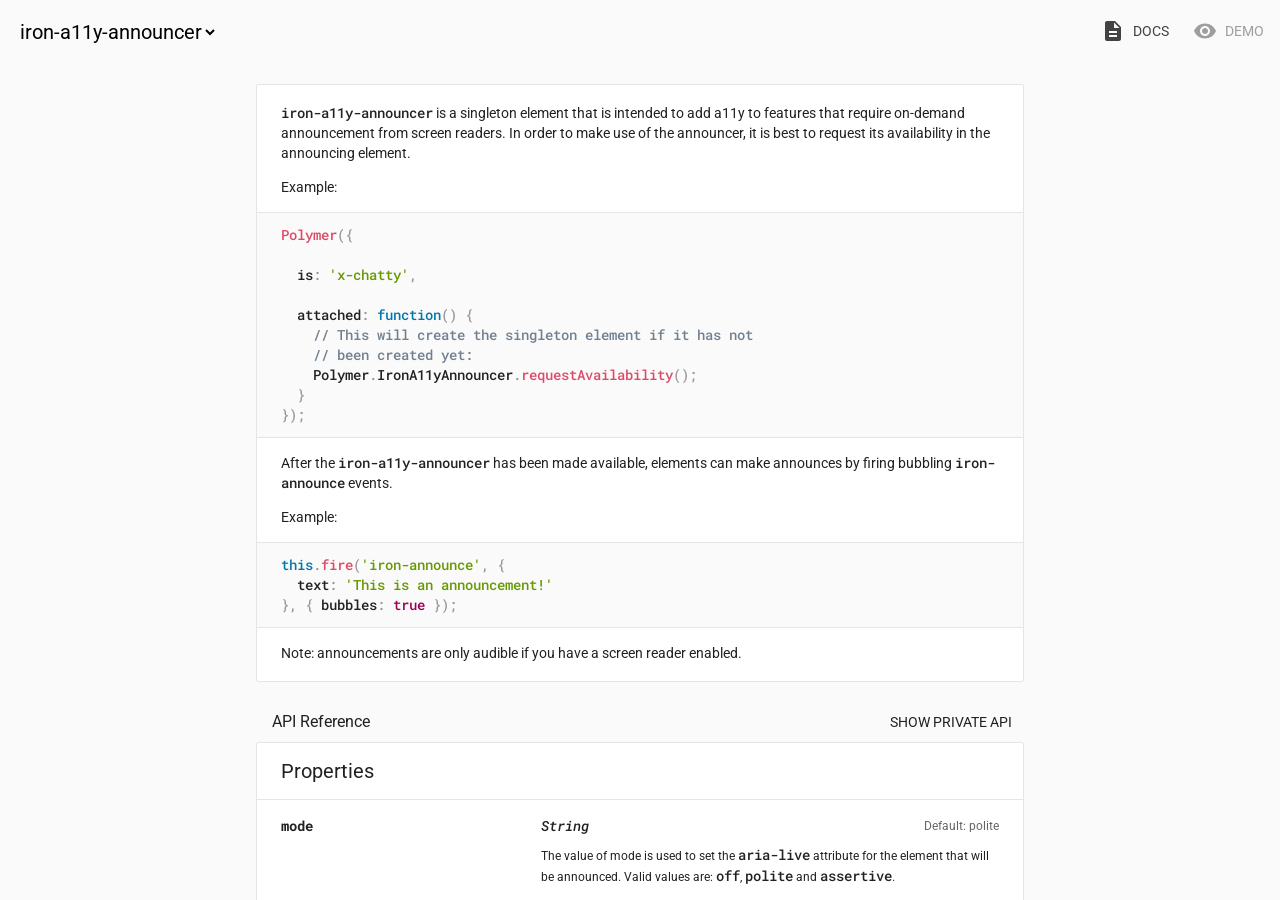
<file: skel/share/dface/bower_components/iron-a11y-announcer/index.html>
<!doctype html>
<!--
@license
Copyright (c) 2015 The Polymer Project Authors. All rights reserved.
This code may only be used under the BSD style license found at http://polymer.github.io/LICENSE.txt
The complete set of authors may be found at http://polymer.github.io/AUTHORS.txt
The complete set of contributors may be found at http://polymer.github.io/CONTRIBUTORS.txt
Code distributed by Google as part of the polymer project is also
subject to an additional IP rights grant found at http://polymer.github.io/PATENTS.txt
-->

<html>
<head>

  <title>iron-a11y-announcer</title>
  <meta charset="utf-8">
  <meta name="viewport" content="width=device-width, initial-scale=1.0">

  <script src="../webcomponentsjs/webcomponents-lite.js"></script>
  <link rel="import" href="../iron-component-page/iron-component-page.html">

</head>
<body>

  <iron-component-page></iron-component-page>

</body>
</html>
</file>
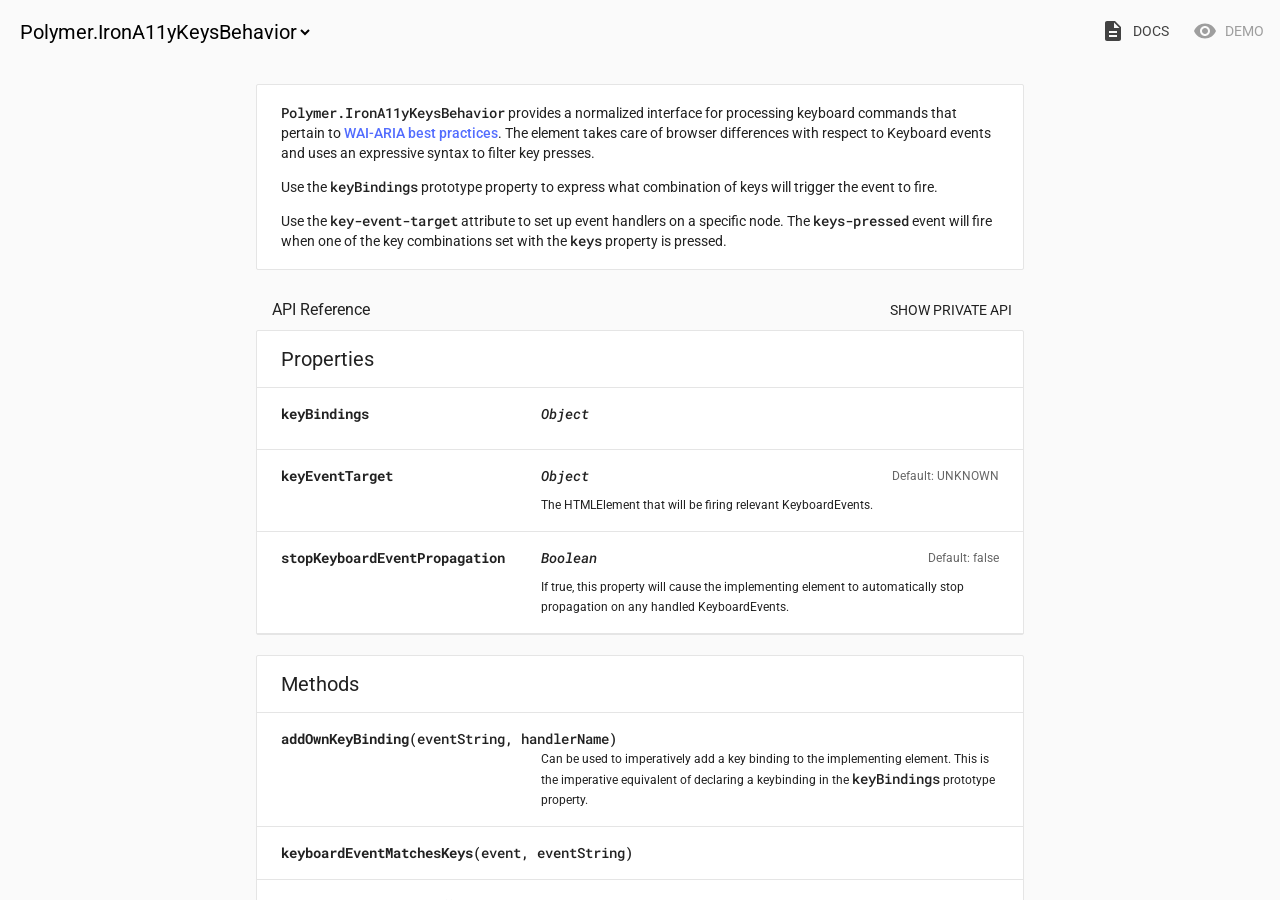
<file: skel/share/dface/bower_components/iron-a11y-keys-behavior/index.html>
<!doctype html>
<!--
@license
Copyright (c) 2015 The Polymer Project Authors. All rights reserved.
This code may only be used under the BSD style license found at http://polymer.github.io/LICENSE
The complete set of authors may be found at http://polymer.github.io/AUTHORS
The complete set of contributors may be found at http://polymer.github.io/CONTRIBUTORS
Code distributed by Google as part of the polymer project is also
subject to an additional IP rights grant found at http://polymer.github.io/PATENTS
-->
<html>
<head>

  <title>iron-a11y-keys-behavior</title>
  <script src="../webcomponentsjs/webcomponents-lite.js"></script>
  <link rel="import" href="../iron-component-page/iron-component-page.html">

</head>
<body>

  <iron-component-page></iron-component-page>

</body>
</html>
</file>
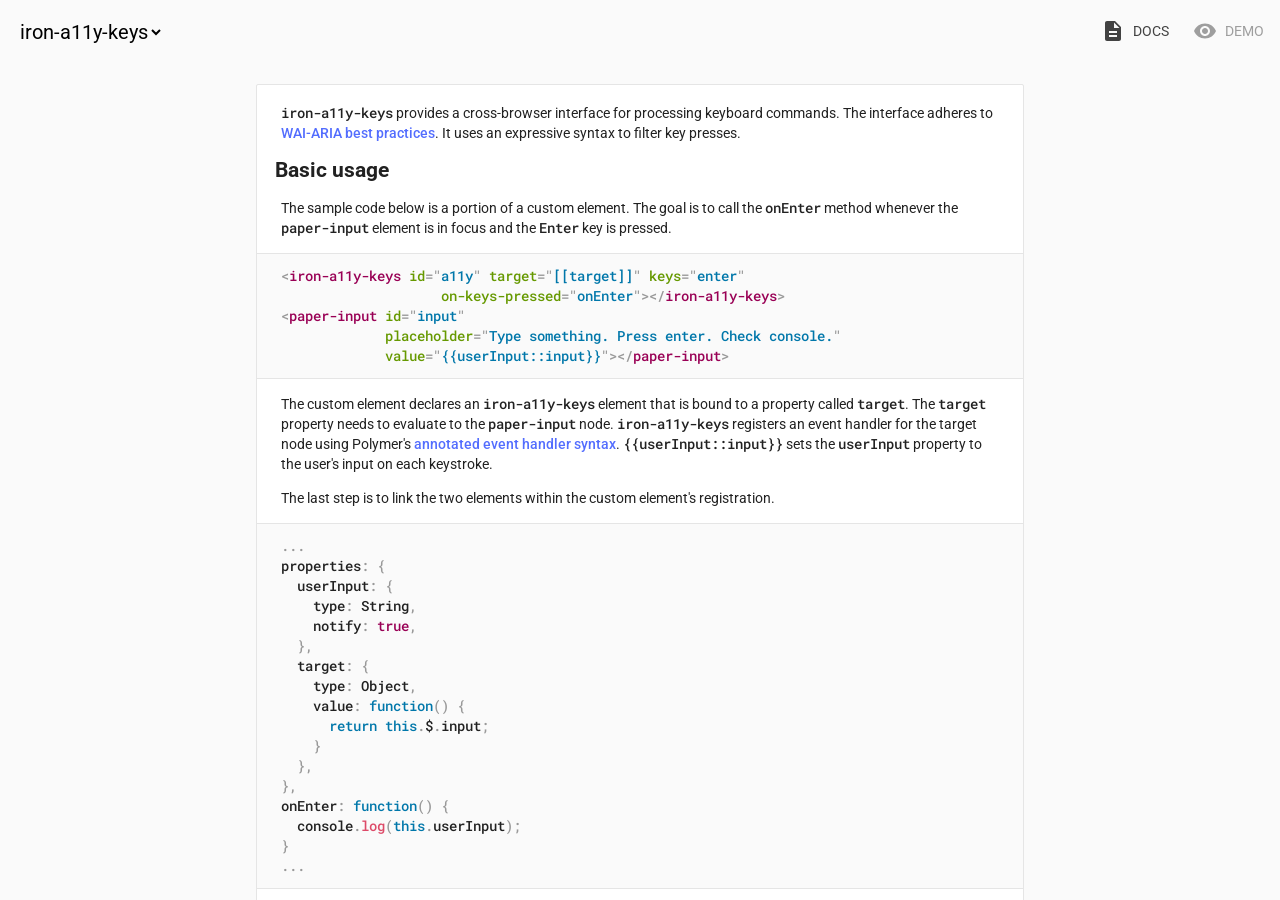
<file: skel/share/dface/bower_components/iron-a11y-keys/index.html>
<!doctype html>
<!--
@license
Copyright (c) 2015 The Polymer Project Authors. All rights reserved.
This code may only be used under the BSD style license found at http://polymer.github.io/LICENSE
The complete set of authors may be found at http://polymer.github.io/AUTHORS
The complete set of contributors may be found at http://polymer.github.io/CONTRIBUTORS
Code distributed by Google as part of the polymer project is also
subject to an additional IP rights grant found at http://polymer.github.io/PATENTS
-->
<html>
<head>

  <title>iron-a11y-keys</title>
  <script src="../webcomponentsjs/webcomponents-lite.js"></script>
  <link rel="import" href="../iron-component-page/iron-component-page.html">

</head>
<body>

  <iron-component-page></iron-component-page>

</body>
</html>
</file>
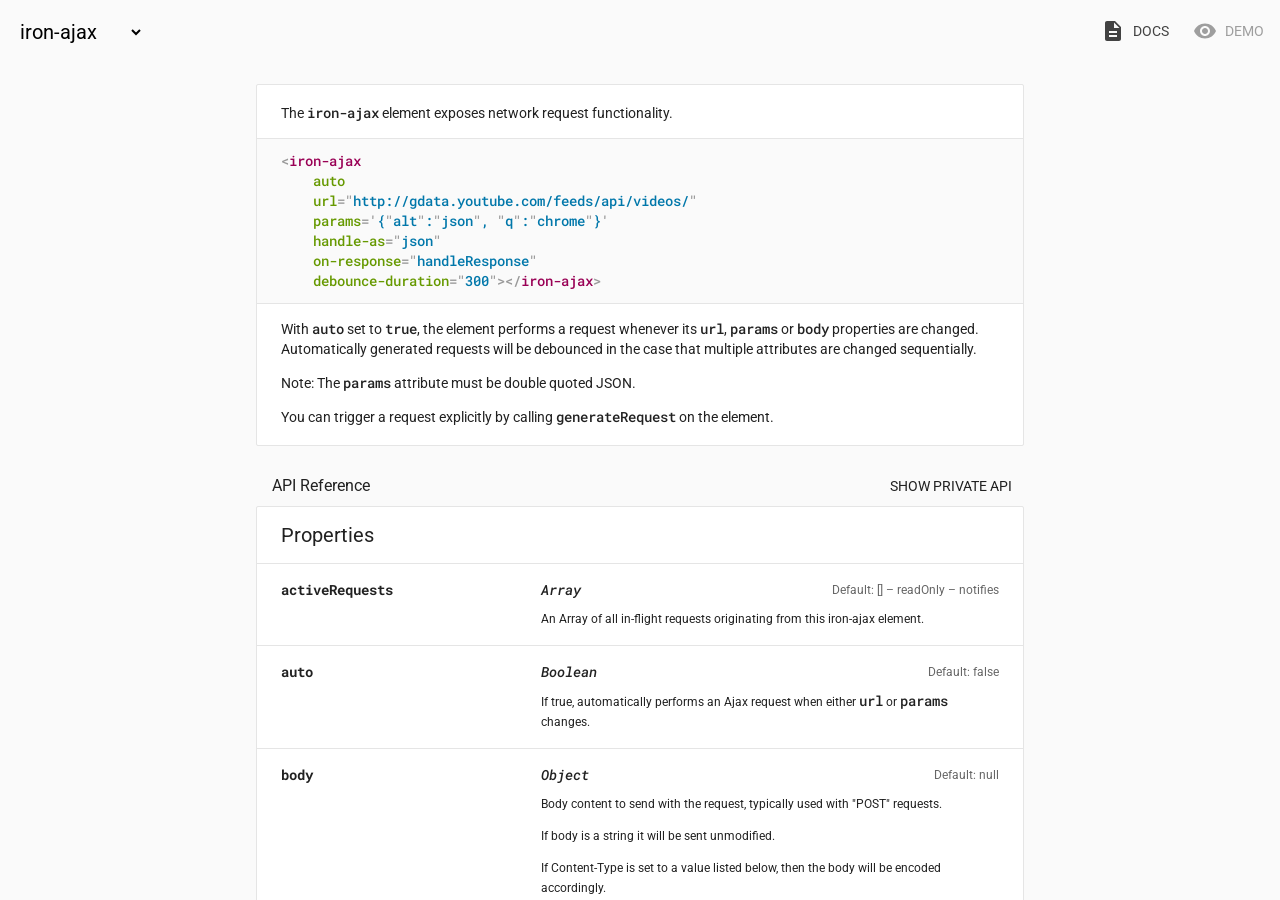
<file: skel/share/dface/bower_components/iron-ajax/index.html>
<!doctype html>
<!--
Copyright (c) 2015 The Polymer Project Authors. All rights reserved.
This code may only be used under the BSD style license found at http://polymer.github.io/LICENSE
The complete set of authors may be found at http://polymer.github.io/AUTHORS
The complete set of contributors may be found at http://polymer.github.io/CONTRIBUTORS
Code distributed by Google as part of the polymer project is also
subject to an additional IP rights grant found at http://polymer.github.io/PATENTS
-->
<html>
<head>

  <title>iron-ajax</title>
  <meta charset="utf-8">
  <meta name="viewport" content="width=device-width, initial-scale=1.0">

  <script src="../webcomponentsjs/webcomponents-lite.js"></script>
  <link rel="import" href="../iron-component-page/iron-component-page.html">

</head>
<body>

  <iron-component-page></iron-component-page>

</body>
</html>
</file>
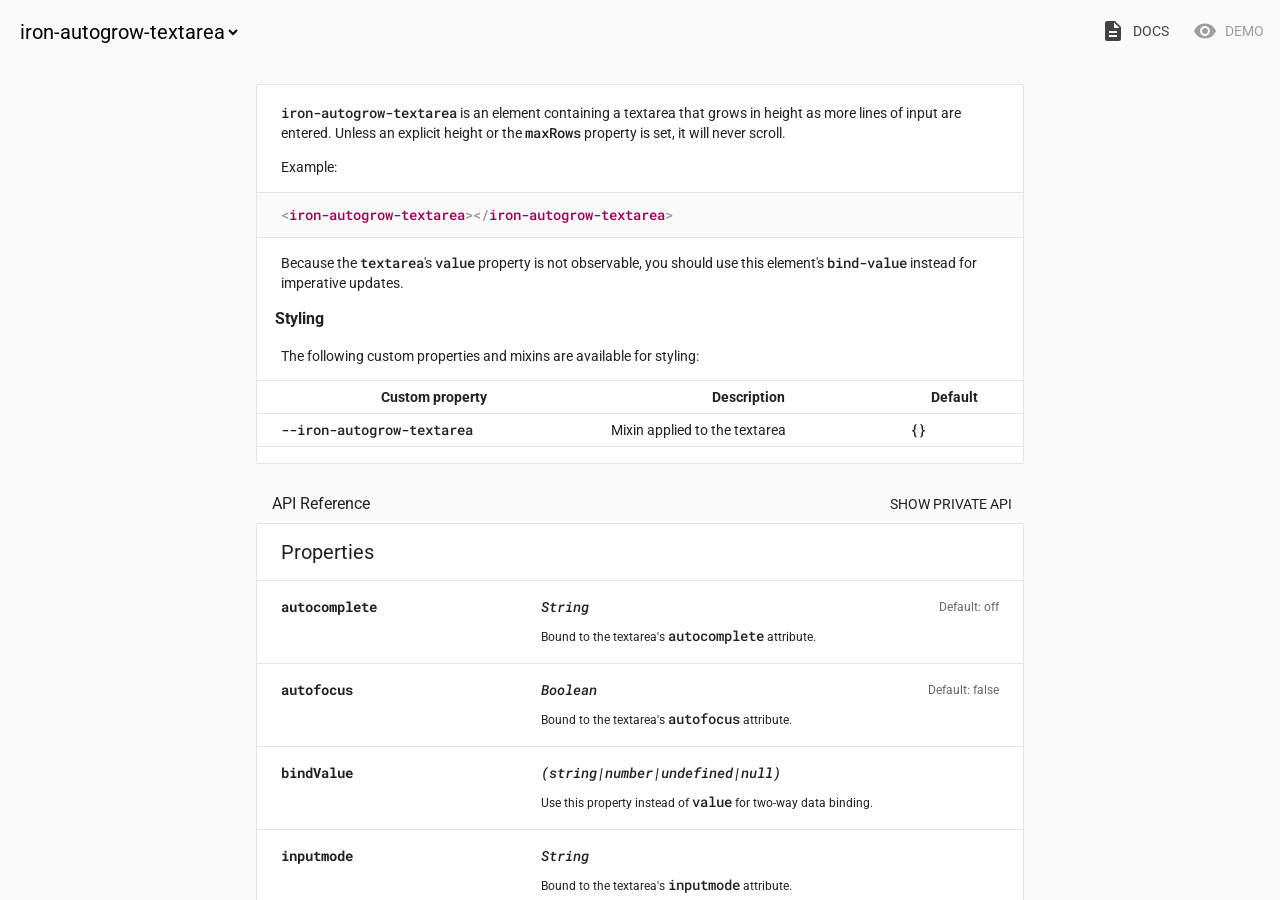
<file: skel/share/dface/bower_components/iron-autogrow-textarea/index.html>
<!doctype html>
<!--
@license
Copyright (c) 2015 The Polymer Project Authors. All rights reserved.
This code may only be used under the BSD style license found at http://polymer.github.io/LICENSE.txt
The complete set of authors may be found at http://polymer.github.io/AUTHORS.txt
The complete set of contributors may be found at http://polymer.github.io/CONTRIBUTORS.txt
Code distributed by Google as part of the polymer project is also
subject to an additional IP rights grant found at http://polymer.github.io/PATENTS.txt
-->
<html>
  <head>

    <meta charset="utf-8">
    <meta name="viewport" content="width=device-width, minimum-scale=1.0, initial-scale=1.0, user-scalable=yes">

    <title>iron-autogrow-textarea</title>

    <script src="../webcomponentsjs/webcomponents-lite.js"></script>

    <link rel="import" href="../polymer/polymer.html">
    <link rel="import" href="../iron-component-page/iron-component-page.html">

  </head>
  <body>

    <iron-component-page></iron-component-page>

  </body>
</html>
</file>
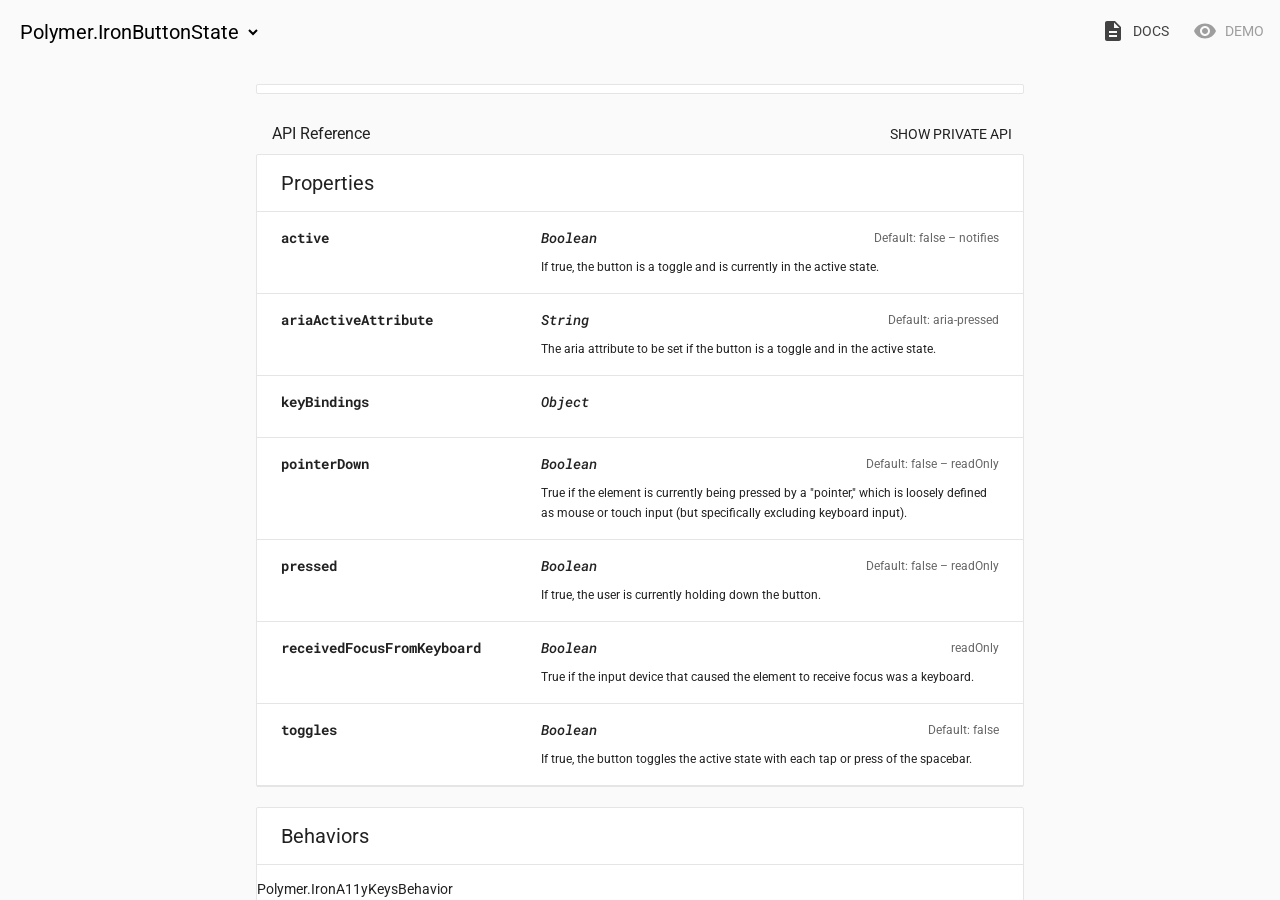
<file: skel/share/dface/bower_components/iron-behaviors/index.html>
<!doctype html>
<!--
@license
Copyright (c) 2015 The Polymer Project Authors. All rights reserved.
This code may only be used under the BSD style license found at http://polymer.github.io/LICENSE.txt
The complete set of authors may be found at http://polymer.github.io/AUTHORS.txt
The complete set of contributors may be found at http://polymer.github.io/CONTRIBUTORS.txt
Code distributed by Google as part of the polymer project is also
subject to an additional IP rights grant found at http://polymer.github.io/PATENTS.txt
-->
<html>
<head>

  <title>Iron Behaviors</title>
  <meta charset="utf-8">
  <meta name="viewport" content="width=device-width, initial-scale=1.0">

  <script src="../webcomponentsjs/webcomponents-lite.js"></script>
  <link rel="import" href="../iron-component-page/iron-component-page.html">

</head>
<body>

  <iron-component-page src="iron-button-state.html"></iron-component-page>

</body>
</html>
</file>
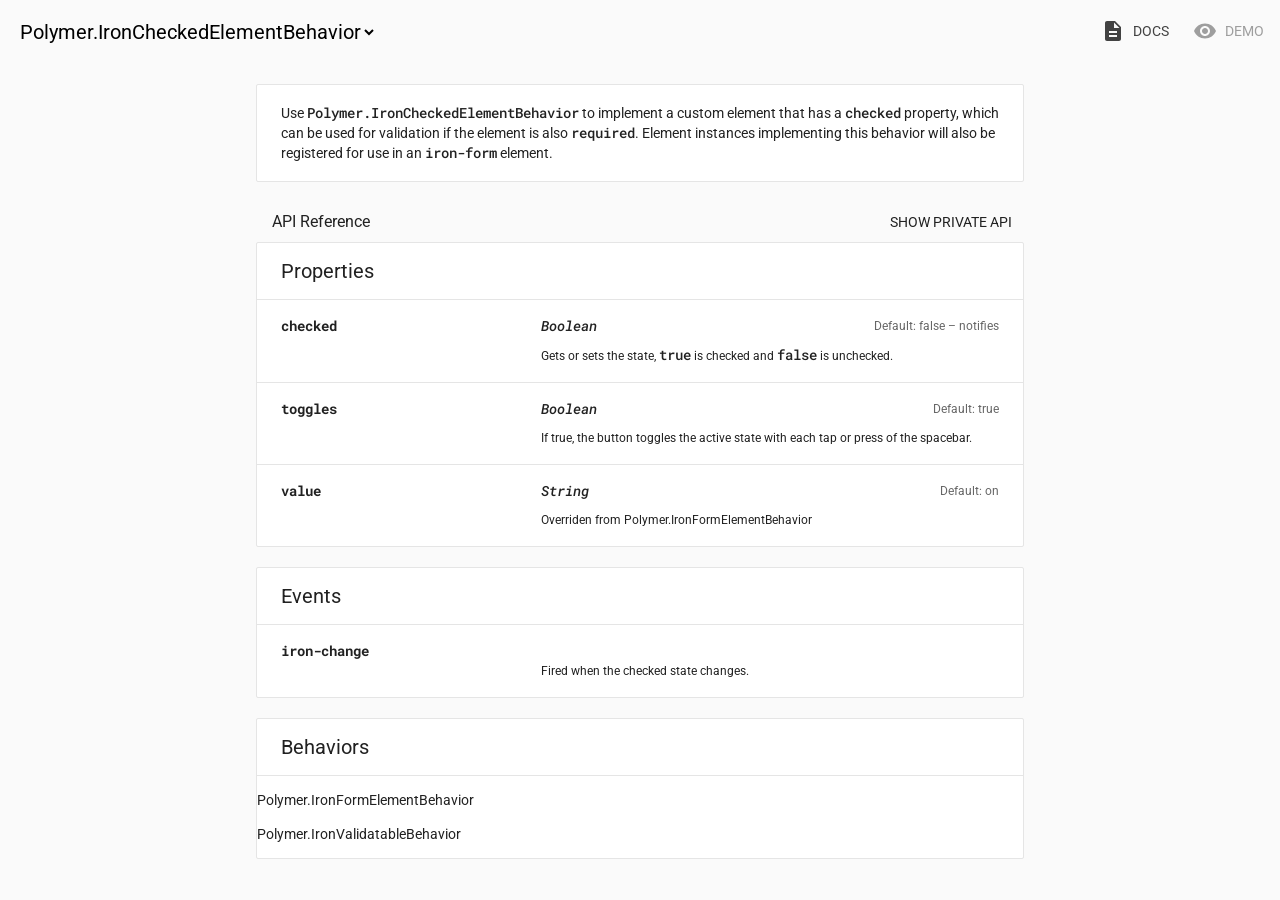
<file: skel/share/dface/bower_components/iron-checked-element-behavior/index.html>
<!doctype html>
<!--
@license
Copyright (c) 2015 The Polymer Project Authors. All rights reserved.
This code may only be used under the BSD style license found at http://polymer.github.io/LICENSE.txt
The complete set of authors may be found at http://polymer.github.io/AUTHORS.txt
The complete set of contributors may be found at http://polymer.github.io/CONTRIBUTORS.txt
Code distributed by Google as part of the polymer project is also
subject to an additional IP rights grant found at http://polymer.github.io/PATENTS.txt
-->
<html>
<head>

  <meta charset="utf-8">
  <meta name="viewport" content="width=device-width, minimum-scale=1.0, initial-scale=1.0, user-scalable=yes">

  <title>iron-checked-element-behavior</title>

  <script src="../webcomponentsjs/webcomponents-lite.js"></script>

  <link rel="import" href="../polymer/polymer.html">
  <link rel="import" href="../iron-component-page/iron-component-page.html">

</head>
<body>

  <iron-component-page></iron-component-page>

</body>
</html>
</file>
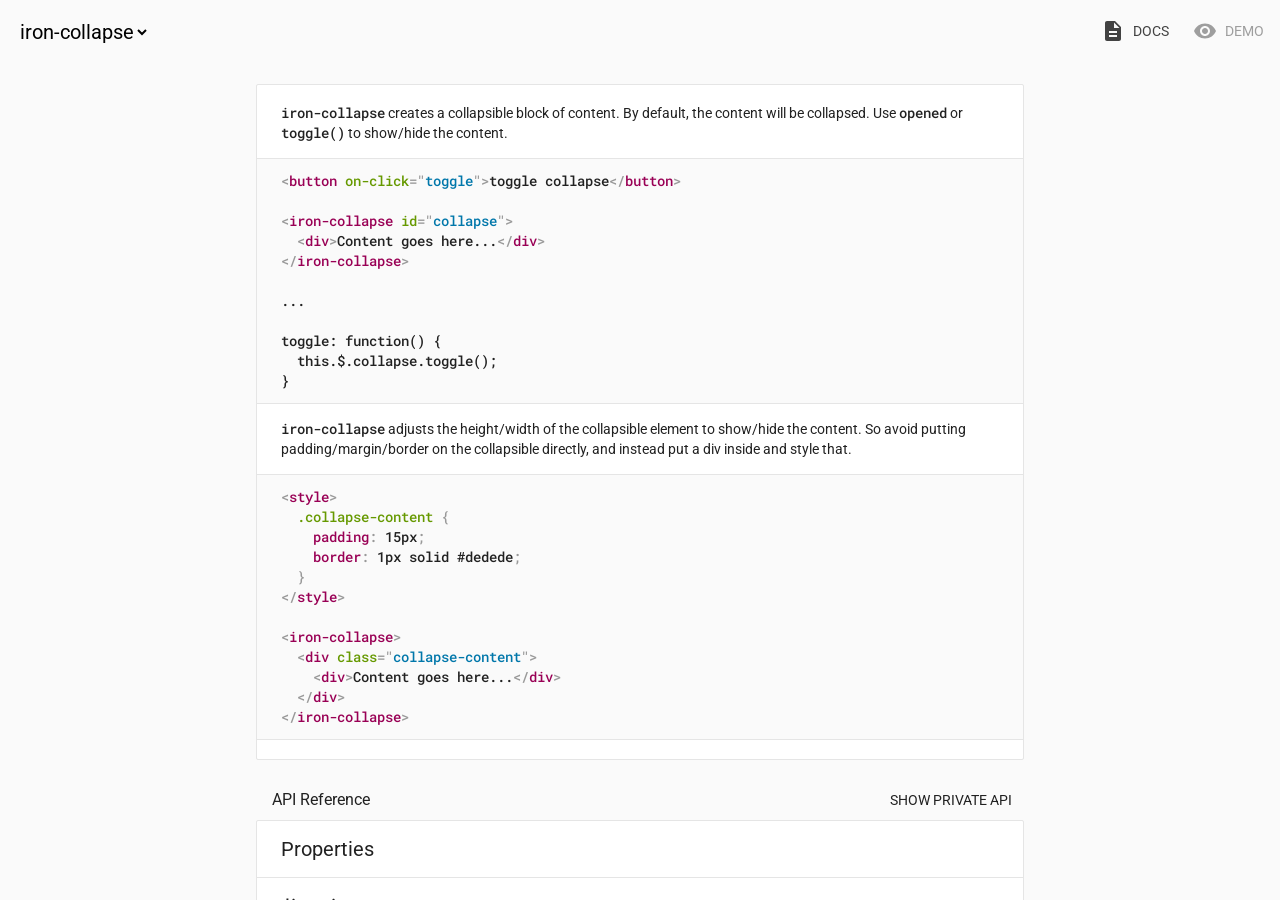
<file: skel/share/dface/bower_components/iron-collapse/index.html>
<!doctype html>
<!--
@license
Copyright (c) 2015 The Polymer Project Authors. All rights reserved.
This code may only be used under the BSD style license found at http://polymer.github.io/LICENSE.txt
The complete set of authors may be found at http://polymer.github.io/AUTHORS.txt
The complete set of contributors may be found at http://polymer.github.io/CONTRIBUTORS.txt
Code distributed by Google as part of the polymer project is also
subject to an additional IP rights grant found at http://polymer.github.io/PATENTS.txt
-->

<html>
  <head>

    <meta charset="utf-8">
    <meta name="viewport" content="width=device-width, minimum-scale=1.0, initial-scale=1.0, user-scalable=yes">

    <title>iron-collapse</title>

    <script src="../webcomponentsjs/webcomponents-lite.js"></script>

    <link rel="import" href="../polymer/polymer.html">
    <link rel="import" href="../iron-component-page/iron-component-page.html">

  </head>
  <body>

    <iron-component-page></iron-component-page>

  </body>
</html>
</file>
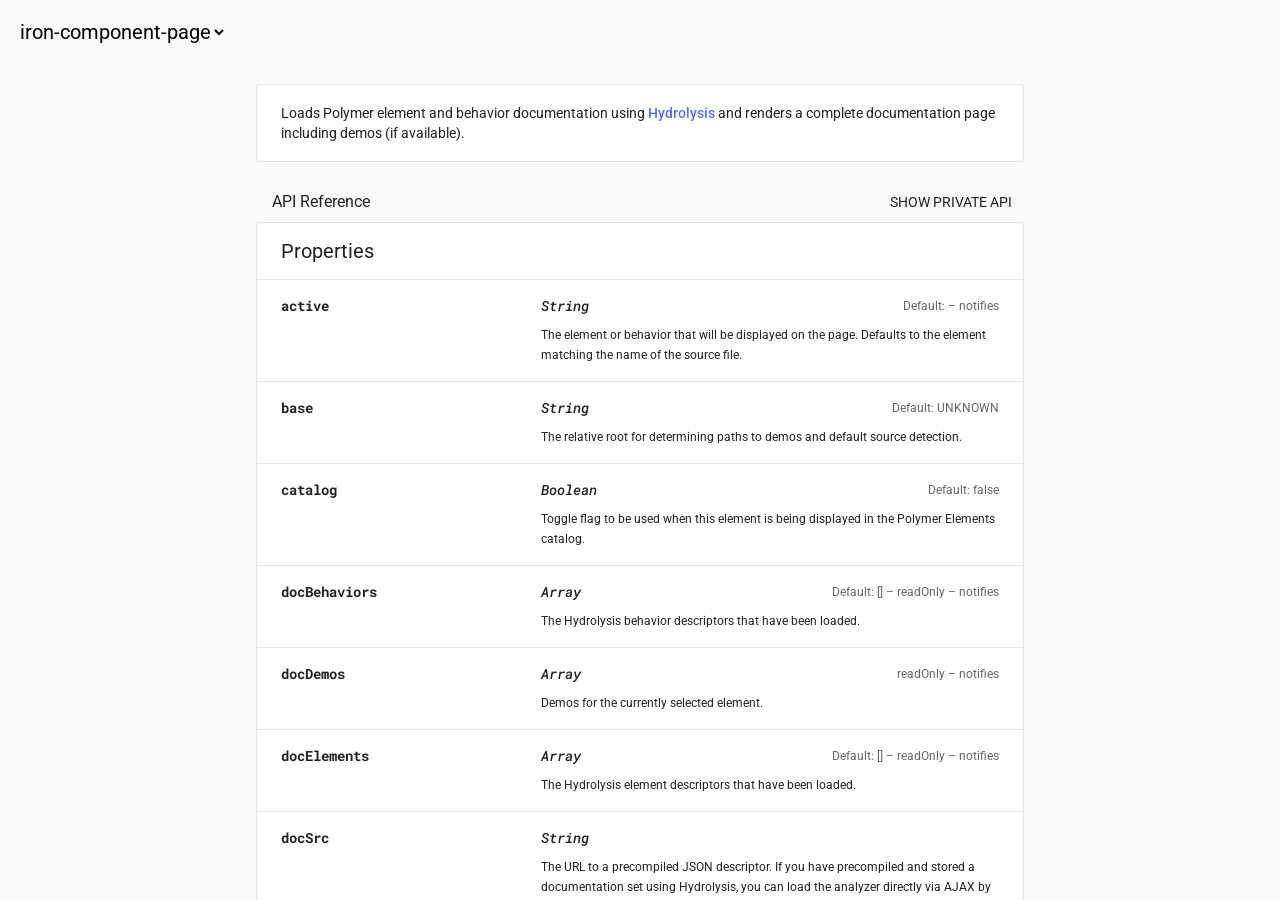
<file: skel/share/dface/bower_components/iron-component-page/index.html>
<!doctype html>
<!--
@license
Copyright (c) 2015 The Polymer Project Authors. All rights reserved.
This code may only be used under the BSD style license found at http://polymer.github.io/LICENSE
The complete set of authors may be found at http://polymer.github.io/AUTHORS
The complete set of contributors may be found at http://polymer.github.io/CONTRIBUTORS
Code distributed by Google as part of the polymer project is also
subject to an additional IP rights grant found at http://polymer.github.io/PATENTS
-->
<html>
<head>

  <meta charset="utf-8">
  <meta name="viewport" content="width=device-width, initial-scale=1.0">

  <script src="../webcomponentsjs/webcomponents-lite.js"></script>
  <link rel="import" href="../iron-component-page/iron-component-page.html">
</head>
<body>

  <iron-component-page></iron-component-page>

</body>
</html>
</file>
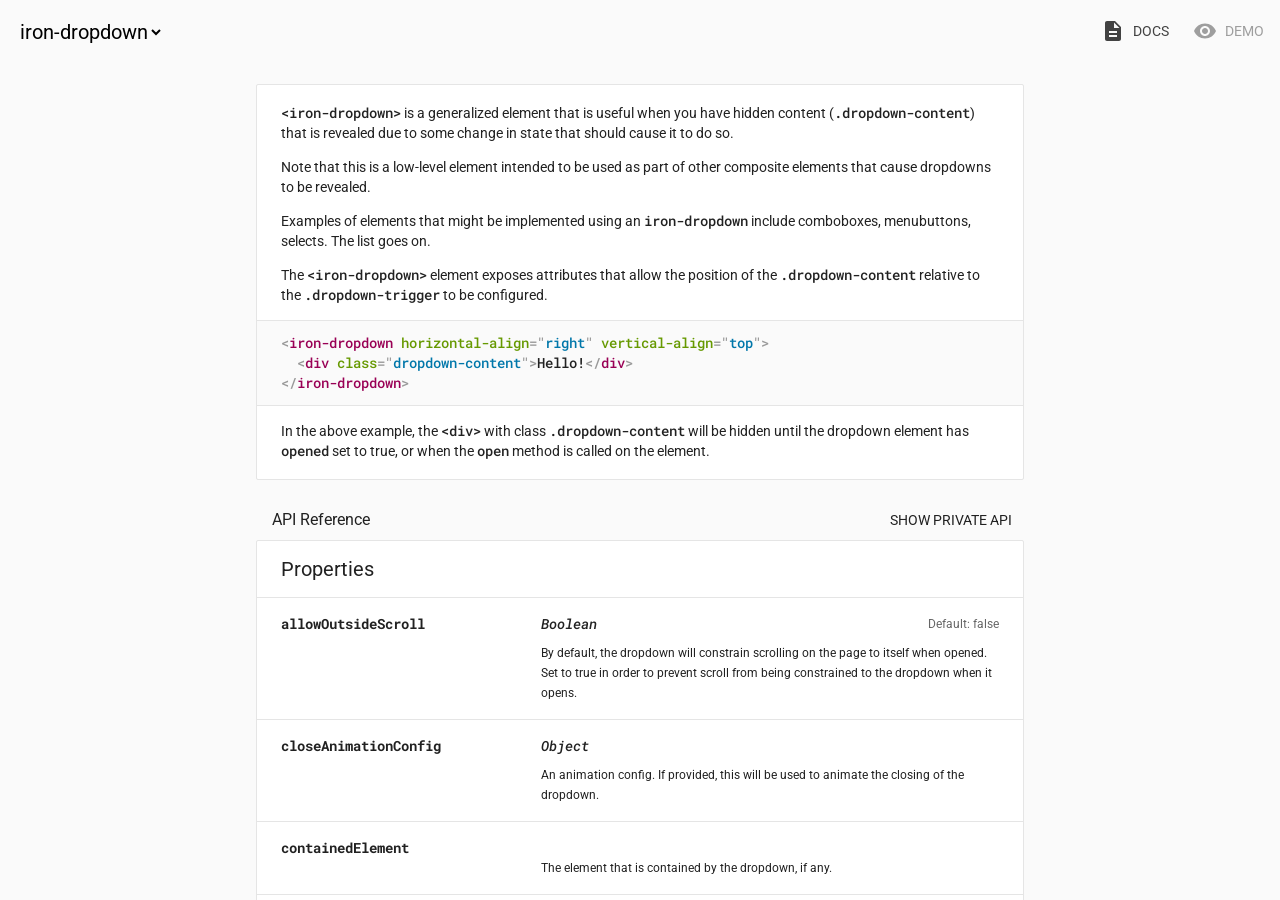
<file: skel/share/dface/bower_components/iron-dropdown/index.html>
<!doctype html>
<!--
@license
Copyright (c) 2015 The Polymer Project Authors. All rights reserved.
This code may only be used under the BSD style license found at http://polymer.github.io/LICENSE
The complete set of authors may be found at http://polymer.github.io/AUTHORS
The complete set of contributors may be found at http://polymer.github.io/CONTRIBUTORS
Code distributed by Google as part of the polymer project is also
subject to an additional IP rights grant found at http://polymer.github.io/PATENTS
-->
<html>
<head>

  <title>iron-dropdown</title>
  <script src="../webcomponentsjs/webcomponents-lite.js"></script>
  <link rel="import" href="../iron-component-page/iron-component-page.html">

</head>
<body>

  <iron-component-page></iron-component-page>

</body>
</html>
</file>
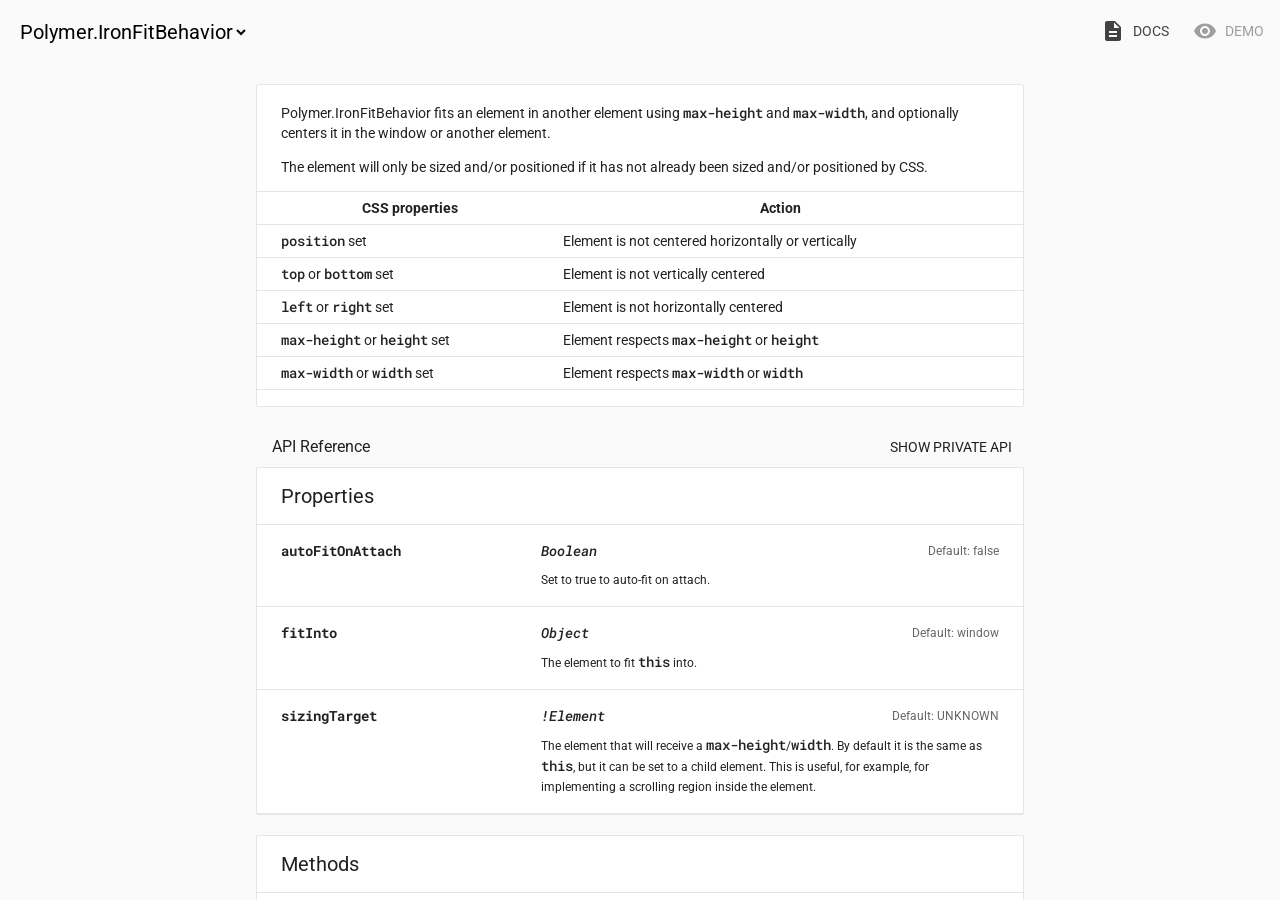
<file: skel/share/dface/bower_components/iron-fit-behavior/index.html>
<!doctype html>
<!--
@license
Copyright (c) 2015 The Polymer Project Authors. All rights reserved.
This code may only be used under the BSD style license found at http://polymer.github.io/LICENSE.txt
The complete set of authors may be found at http://polymer.github.io/AUTHORS.txt
The complete set of contributors may be found at http://polymer.github.io/CONTRIBUTORS.txt
Code distributed by Google as part of the polymer project is also
subject to an additional IP rights grant found at http://polymer.github.io/PATENTS.txt
-->
<html>
<head>

  <meta charset="utf-8">
  <meta name="viewport" content="width=device-width, minimum-scale=1.0, initial-scale=1.0, user-scalable=yes">

  <title>iron-fit-behavior</title>

  <script src="../webcomponentsjs/webcomponents-lite.js"></script>

  <link rel="import" href="../polymer/polymer.html">
  <link rel="import" href="../iron-component-page/iron-component-page.html">

</head>
<body>

  <iron-component-page></iron-component-page>

</body>
</html>
</file>
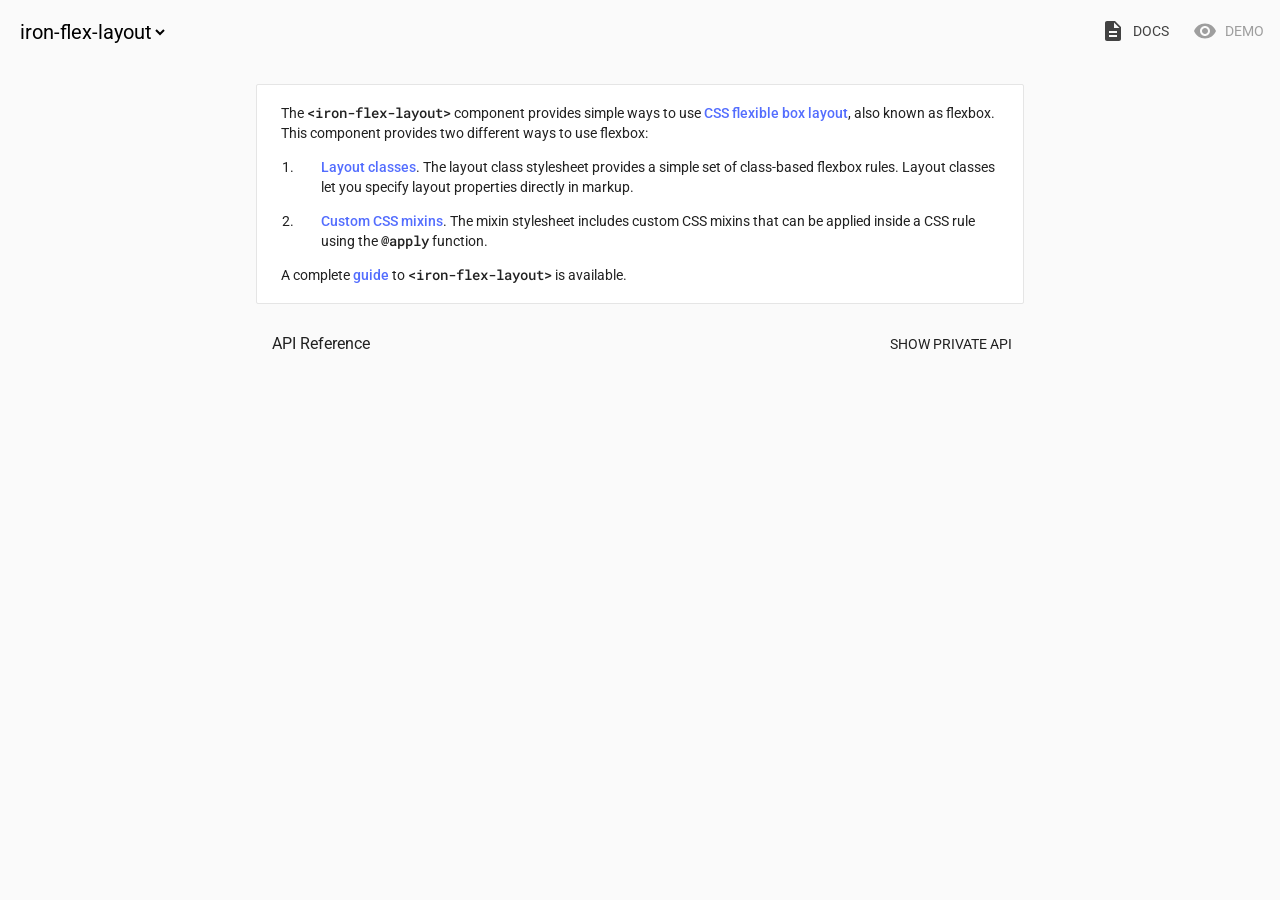
<file: skel/share/dface/bower_components/iron-flex-layout/index.html>
<!doctype html>
<!--
@license
Copyright (c) 2015 The Polymer Project Authors. All rights reserved.
This code may only be used under the BSD style license found at http://polymer.github.io/LICENSE.txt
The complete set of authors may be found at http://polymer.github.io/AUTHORS.txt
The complete set of contributors may be found at http://polymer.github.io/CONTRIBUTORS.txt
Code distributed by Google as part of the polymer project is also
subject to an additional IP rights grant found at http://polymer.github.io/PATENTS.txt
-->
<html>
<head>

  <title>iron-flex-layout</title>
  <script src="../webcomponentsjs/webcomponents-lite.js"></script>
  <link rel="import" href="../iron-component-page/iron-component-page.html">

</head>
<body>

  <iron-component-page></iron-component-page>

</body>
</html>
</file>
